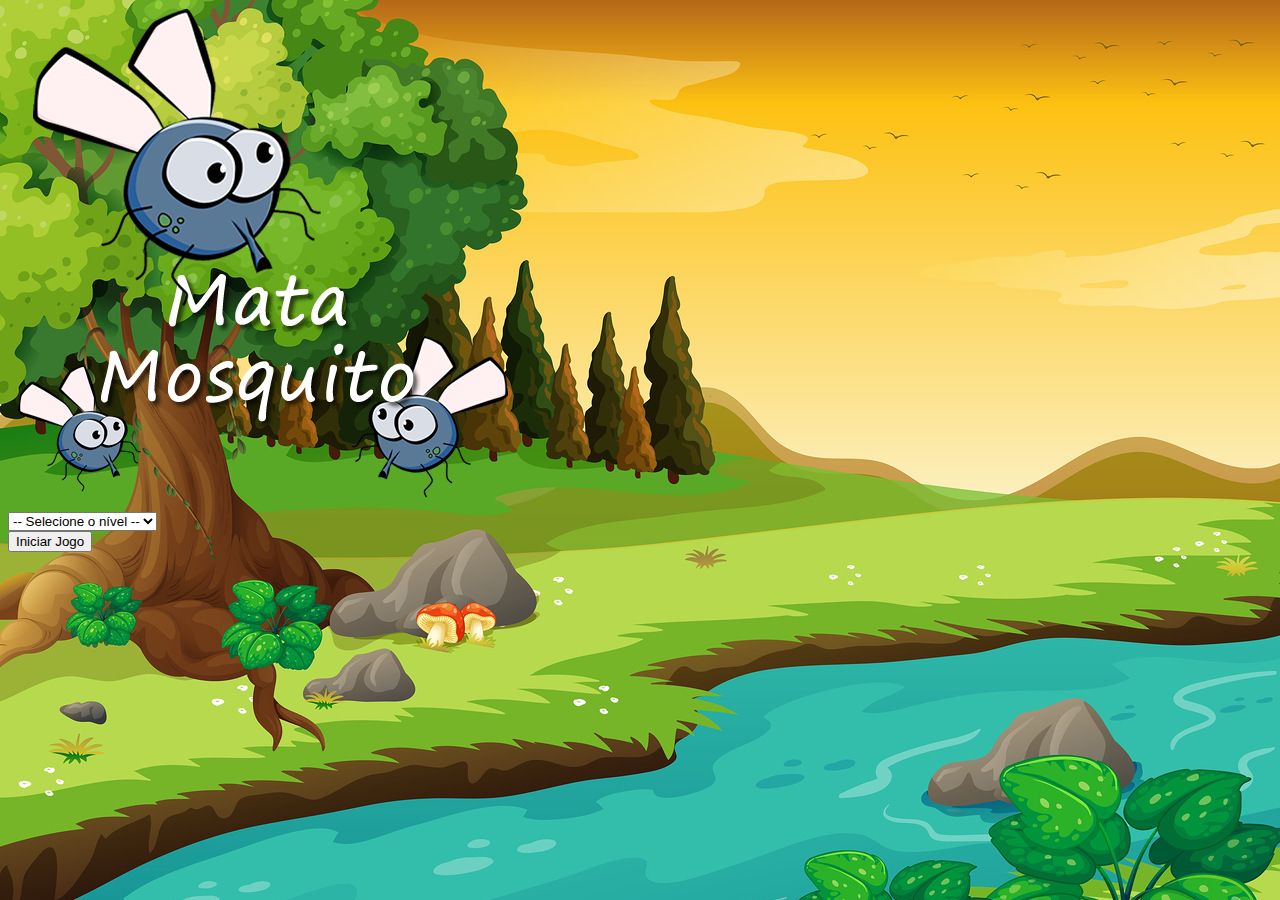
<file: index.html>
<!DOCTYPE html>
<html>
<head>
	<meta charset="utf-8">
	<title></title>
	<link href="https://cdn.jsdelivr.net/npm/bootstrap@5.3.2/dist/css/bootstrap.min.css" rel="stylesheet" integrity="sha384-T3c6CoIi6uLrA9TneNEoa7RxnatzjcDSCmG1MXxSR1GAsXEV/Dwwykc2MPK8M2HN" crossorigin="anonymous">
	<link rel="stylesheet" type="text/css" href="style.css">
	<script type="text/javascript">
		function inciarJogo() {
			var nivel = document.getElementById('nivel').value
			if (nivel === '') {
				alert("Selecione um nível para iniciar o jogo")
				return false
			}
			window.location.href = "app.html?" + nivel
		}
	</script>
</head>
<body>
	<div class="container">
		<div class="row">
			<div class="col">
				<div class="d-flex justify-content-center">
					<img src="imagens/game.png" />
				</div>
			</div>
		</div>

		<div class="row">
			<div class="col">
				<div class="d-flex justify-content-center">
					<divc class="mb-2">
						<div>
							<select class="form-control" id="nivel">
                				<option value="">-- Selecione o nível --</option>
                				<option value="normal">Normal</option>
                				<option value="dificil">Difícil</option>
                				<option value="chucknorris">Chuck Norris</option>
              				</select>
						</div>
					</div>
				</div>				
			</div>			
		</div>
		<div class="row">
			<div class="col">
				<div class="d-flex justify-content-center">
					<button type="button" class="btn btn-danger btn-lg" onclick="inciarJogo()">Iniciar Jogo</button>
				</div>
			</div>
		</div>

	</div>
</body>
</html>
</file>
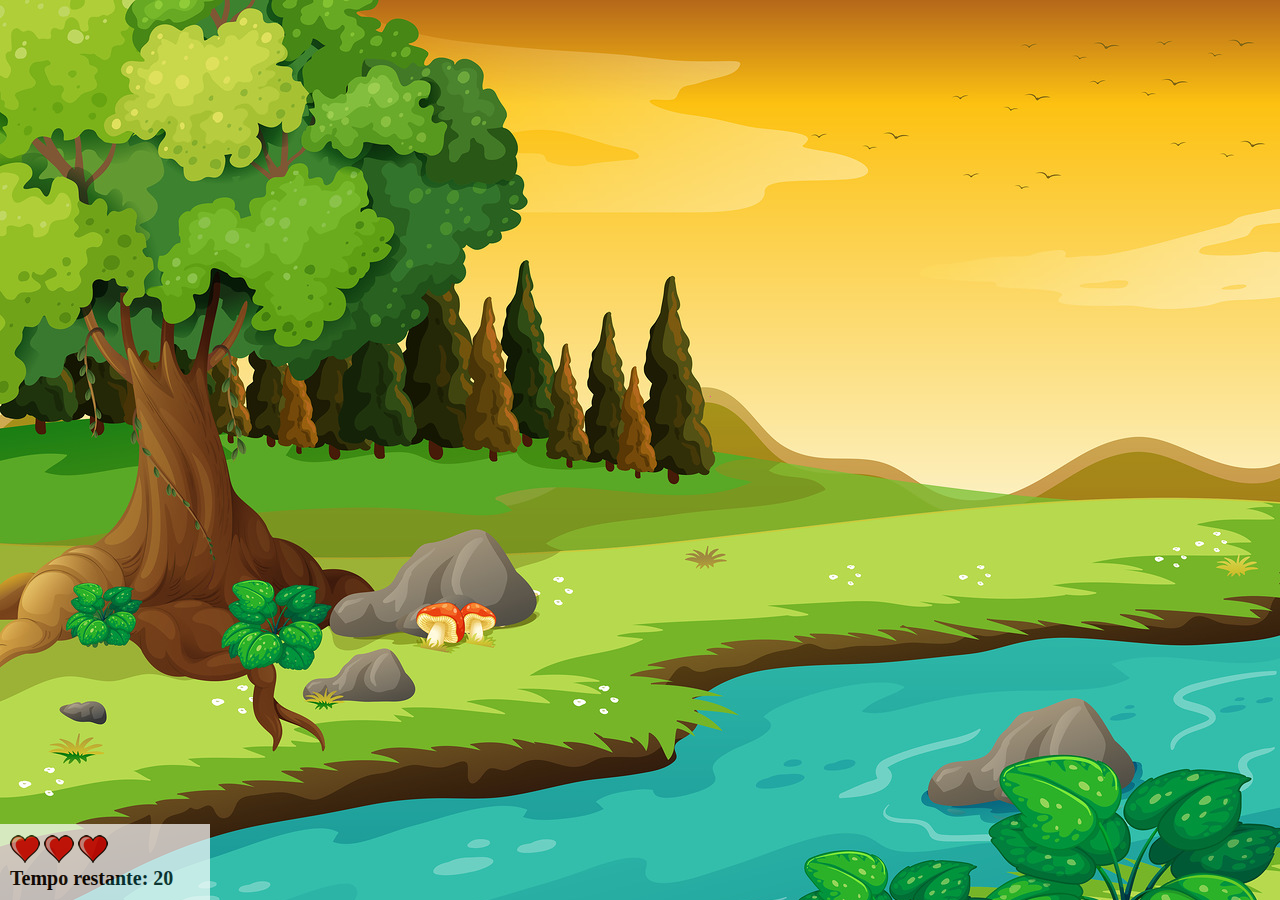
<file: app.html>
<!DOCTYPE html>
<html>
<head>
	<meta charset="utf-8">
	<title></title>
	<link rel="stylesheet" type="text/css" href="style.css">
	<script src="jogo.js"></script>
</head>
<body onresize='ajustaTamanhoPalcoJogo()'>
	<div class="painel">
		<div class="vidas">
			<img id="v1" src="imagens/coracao_cheio.png">
			<img id="v2" src="imagens/coracao_cheio.png">
			<img id="v3" src="imagens/coracao_cheio.png">
			
		</div>
		<div class="cronometro">Tempo restante: <span id="cronometro"></span></div>
	</div>

	<script>
		document.getElementById('cronometro').innerHTML = tempo

		var criaMosquito = setInterval(function() {
			posicaoRandomica()
		}, criaMosquitoTempo)
	</script>
</body>
</html>
</file>
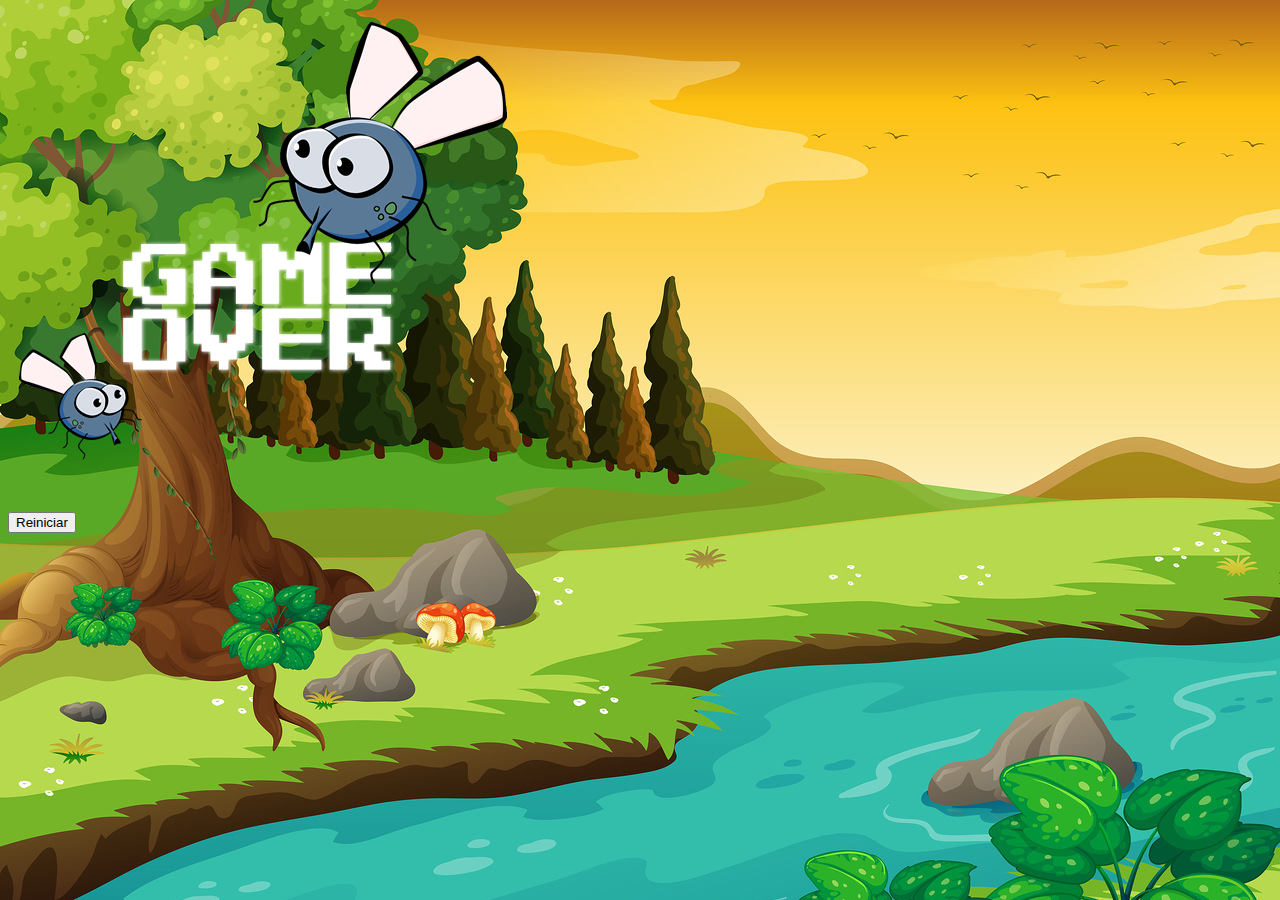
<file: fim_de_jogo.html>
<!DOCTYPE html>
<html>
<head>
	<meta charset="utf-8">
	<title></title>
	<link href="https://cdn.jsdelivr.net/npm/bootstrap@5.3.2/dist/css/bootstrap.min.css" rel="stylesheet" integrity="sha384-T3c6CoIi6uLrA9TneNEoa7RxnatzjcDSCmG1MXxSR1GAsXEV/Dwwykc2MPK8M2HN" crossorigin="anonymous">
	<link rel="stylesheet" type="text/css" href="style.css">
</head>
<body>
	<div class="container">
		<div class="row">
			<div class="col">
				<div class="d-flex justify-content-center">
					<img src="imagens/game_over.png" />
				</div>
			</div>
		</div>

		<div class="row">
			<div class="col">
				<div class="d-flex justify-content-center">
					<button type="button" class="btn btn-dark btn-lg" onclick="window.location.href = 'index.html' ">Reiniciar</button>
				</div>
			</div>
		</div>

	</div>
</body>
</html>
</file>
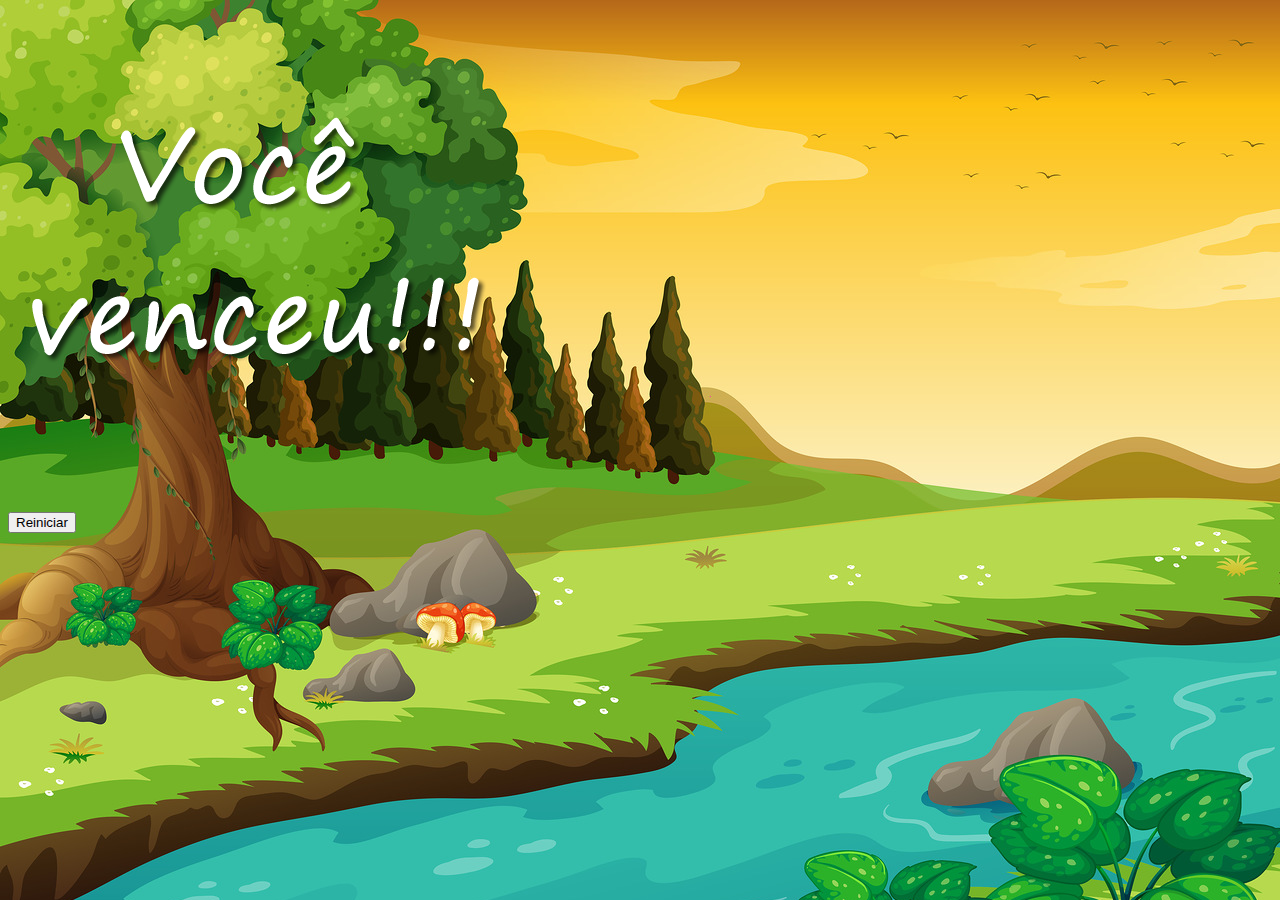
<file: vitoria.html>
<!DOCTYPE html>
<html>
<head>
	<meta charset="utf-8">
	<title></title>
	<link href="https://cdn.jsdelivr.net/npm/bootstrap@5.3.2/dist/css/bootstrap.min.css" rel="stylesheet" integrity="sha384-T3c6CoIi6uLrA9TneNEoa7RxnatzjcDSCmG1MXxSR1GAsXEV/Dwwykc2MPK8M2HN" crossorigin="anonymous">
	<link rel="stylesheet" type="text/css" href="style.css">
</head>
<body>
	<div class="container">
		<div class="row">
			<div class="col">
				<div class="d-flex justify-content-center">
					<img src="imagens/vitoria.png" />
				</div>
			</div>
		</div>

		<div class="row">
			<div class="col">
				<div class="d-flex justify-content-center">
					<button type="button" class="btn btn-dark btn-lg" onclick="window.location.href = 'index.html' ">Reiniciar</button>
				</div>
			</div>
		</div>

	</div>
</body>
</html>
</file>
<file: style.css>
html{
	cursor: url(imagens/mata_mosca.png) 30 30, auto;
}

body{
	background-image: url(imagens/bg.jpg);
	background-repeat: no-repeat;
	background-size: 100%
}

.mosca1{
	width: 50px;
	height: 50px;
}
.mosca2{
	width: 70px;
	height: 70px;
}
.mosca3{
	width: 90px;
	height: 90px;
}
.ladoA{
	transform: scalex(1);
}
.ladoB{
	transform: scalex(-1);
}
.painel{
	position: absolute;
	width:  190px;
	padding: 10px;
	left: 0px;
	bottom: 0px;
	border-top:solid 1px #fff;
	background-color: #fff;
	opacity: 0.7;
}
.vidas{
	float: left;
}
.cronometro{
	float: left;
	font-size: 20px;
	font-weight: bold;
}
</file>
